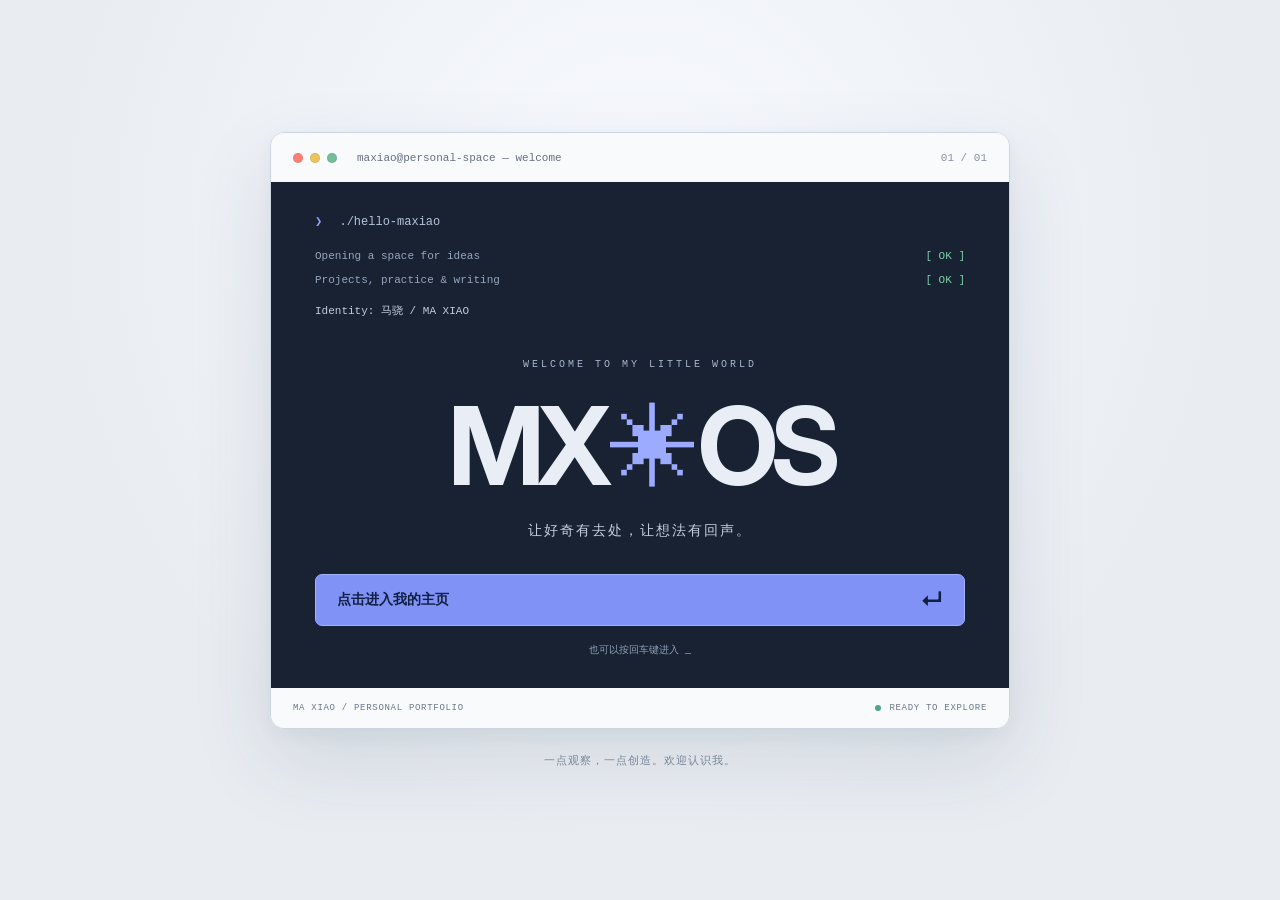
<file: index.html>
<!doctype html>
<html lang="zh-CN">
<head>
  <meta charset="UTF-8">
  <meta name="viewport" content="width=device-width,initial-scale=1.0">
  <meta name="theme-color" content="#e9edf4">
  <meta name="description" content="马骁的个人空间。产品研究、交互实践与写作，从这里开始探索。">
  <title>欢迎来到马骁的个人空间 · MX OS</title>
  <link rel="icon" href="assets/favicon.svg" type="image/svg+xml">
  <link rel="preload" href="assets/fonts/InterVariable.woff2" as="font" type="font/woff2" crossorigin>
  <link rel="stylesheet" href="styles.css">
  <script src="welcome.js" defer></script>
</head>
<body class="welcome-page">
  <main class="welcome-window" aria-labelledby="welcome-title">
    <div class="welcome-titlebar"><span class="window-dots" aria-hidden="true"><i></i><i></i><i></i></span><span>maxiao@personal-space — welcome</span><span class="welcome-version">01 / 01</span></div>
    <div class="welcome-body">
      <p class="terminal-command"><span>❯</span> ./hello-maxiao</p>
      <div class="boot-lines" aria-label="欢迎信息"><p><span>Opening a space for ideas</span><b>[ OK ]</b></p><p><span>Projects, practice & writing</span><b>[ OK ]</b></p><p class="boot-identity">Identity: 马骁 / MA XIAO</p></div>
      <div class="welcome-heading"><p>WELCOME TO MY LITTLE WORLD</p><h1 id="welcome-title">MX<span aria-hidden="true">✳</span>OS</h1><p class="welcome-tagline">让好奇有去处，让想法有回声。</p></div>
      <a href="home.html#about" class="welcome-enter" id="enter-site"><span>点击进入我的主页</span><span aria-hidden="true">↵</span></a>
      <p class="welcome-hint">也可以按回车键进入 <span aria-hidden="true">_</span></p>
    </div>
    <div class="welcome-footer"><span>MA XIAO / PERSONAL PORTFOLIO</span><span><i aria-hidden="true"></i> READY TO EXPLORE</span></div>
  </main>
  <p class="welcome-outside">一点观察，一点创造。欢迎认识我。</p>
</body>
</html>
</file>
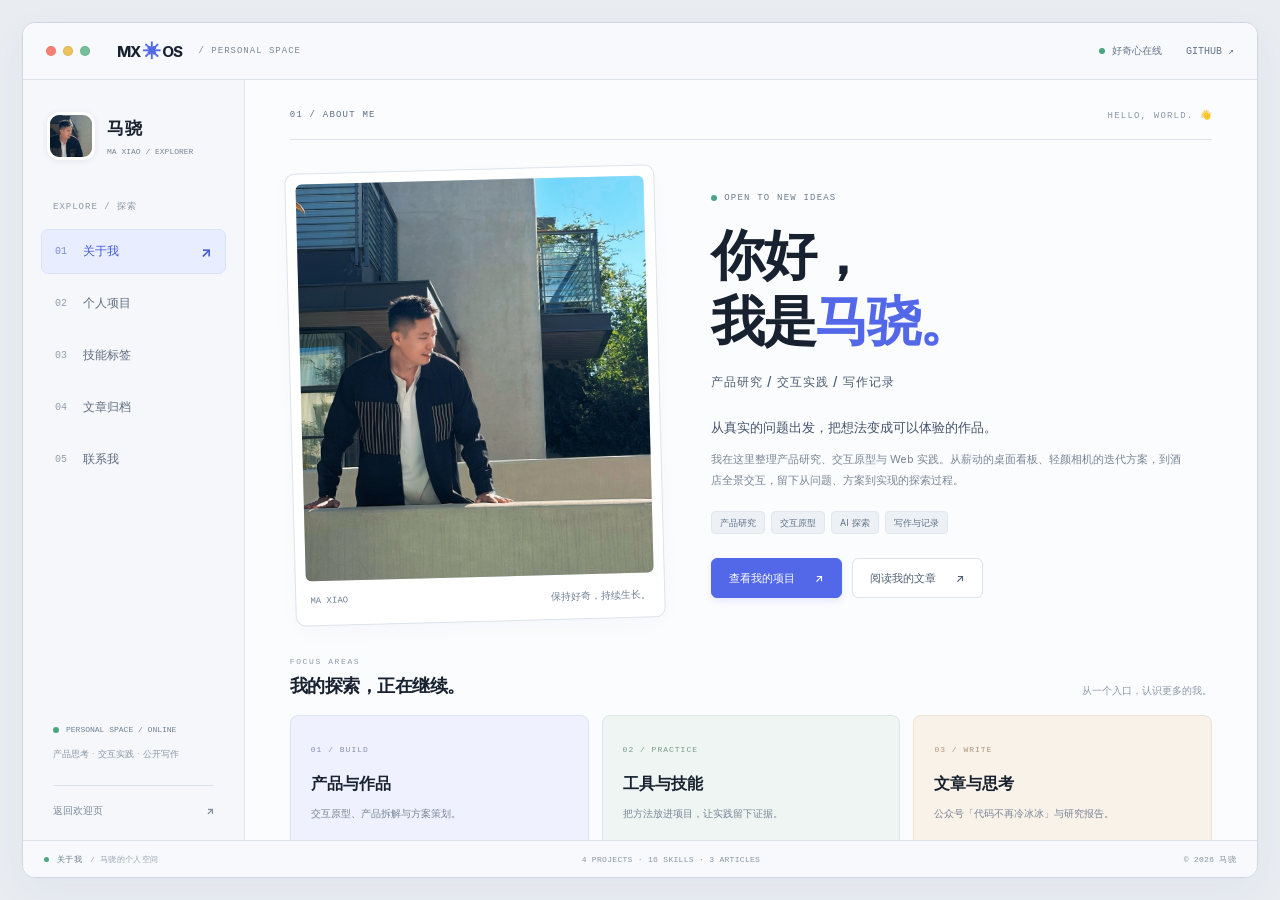
<file: home.html>
<!doctype html>
<html lang="zh-CN">
<head>
  <meta charset="UTF-8">
  <meta name="viewport" content="width=device-width,initial-scale=1.0">
  <meta name="theme-color" content="#e9edf4">
  <meta name="description" content="马骁的个人主页，记录产品研究、交互原型、Web 项目、实践技能与公众号文章。">
  <title>马骁 · 项目、技能与写作 | MX OS</title>
  <link rel="icon" href="assets/favicon.svg" type="image/svg+xml">
  <link rel="preload" href="assets/fonts/InterVariable.woff2" as="font" type="font/woff2" crossorigin>
  <link rel="stylesheet" href="styles.css">
  <script src="content.js?v=20261109-heartbeat" defer></script>
  <script src="app.js?v=20261109-heartbeat" defer></script>
  <script src="workspace.js" defer></script>
  <script src="contact-mascot.js" defer></script>
</head>
<body class="portfolio-page">
  <a class="skip-link" href="#content">跳至内容</a>
  <div class="desktop-window">
    <header class="system-bar"><span class="window-dots" aria-hidden="true"><i></i><i></i><i></i></span><a href="index.html" class="system-brand" aria-label="返回欢迎页">MX<span>✳</span>OS<small>/ PERSONAL SPACE</small></a><div class="system-tools"><span class="system-ready"><i aria-hidden="true"></i> 好奇心在线</span><a href="https://github.com/xma28016-gif" target="_blank" rel="noopener noreferrer">GITHUB ↗</a></div></header>
    <div class="workspace">
      <aside class="sidebar" aria-label="个人空间导航">
        <a class="sidebar-profile" href="#about"><span class="sidebar-avatar"><img src="assets/maxiao-portrait.jpg" alt="马骁的个人照片" width="56" height="56"></span><span><strong>马骁</strong><small>MA XIAO / EXPLORER</small></span></a>
        <p class="sidebar-label">EXPLORE / 探索</p>
        <nav class="main-nav" aria-label="主导航"><a class="nav-link" href="#about" aria-current="page"><span>01</span>关于我<b aria-hidden="true">↗</b></a><a class="nav-link" href="#works"><span>02</span>个人项目<b aria-hidden="true">↗</b></a><a class="nav-link" href="#skills"><span>03</span>技能标签<b aria-hidden="true">↗</b></a><a class="nav-link" href="#notes"><span>04</span>文章归档<b aria-hidden="true">↗</b></a><a class="nav-link" href="#contact"><span>05</span>联系我<b aria-hidden="true">↗</b></a></nav>
        <div class="sidebar-bottom"><p><i aria-hidden="true"></i> PERSONAL SPACE / ONLINE</p><span>产品思考 · 交互实践 · 公开写作</span><a href="index.html">返回欢迎页 <b aria-hidden="true">↗</b></a></div>
      </aside>
      <main id="content" class="main-content" tabindex="-1">
        <section id="about" class="panel" aria-labelledby="about-title">
          <div class="panel-heading"><span>01 / ABOUT ME</span><span>HELLO, WORLD. 👋</span></div>
          <div class="about-grid"><figure class="portrait-card"><div class="portrait-frame"><img src="assets/maxiao-portrait.jpg" alt="马骁在户外的个人照片" width="3024" height="4032" fetchpriority="high"></div><figcaption><span>MA XIAO</span><span>保持好奇，持续生长。</span></figcaption></figure><div class="about-copy"><p class="availability"><i aria-hidden="true"></i> OPEN TO NEW IDEAS</p><h1 id="about-title" tabindex="-1">你好，<br>我是<span>马骁。</span></h1><p class="role-line">产品研究 / 交互实践 / 写作记录</p><p id="about-greeting" class="about-lead">从真实的问题出发，把想法变成可以体验的作品。</p><p id="about-bio" class="about-detail"></p><div id="profile-tags" class="profile-tags" aria-label="个人标签"></div><div class="about-buttons"><a class="button primary" href="#works">查看我的项目 <span aria-hidden="true">↗</span></a><a class="button secondary" href="#notes">阅读我的文章 <span aria-hidden="true">↗</span></a></div></div></div>
          <div class="section-label"><div><p>FOCUS AREAS</p><h2>我的探索，正在继续。</h2></div><span>从一个入口，认识更多的我。</span></div>
          <div class="focus-grid"><a class="focus-card focus-build" href="#works"><span>01 / BUILD</span><h3>产品与作品</h3><p>交互原型、产品拆解与方案策划。</p><b>浏览 <strong data-count="projects">4</strong> 个公开项目 ↗</b></a><a class="focus-card focus-practice" href="#skills"><span>02 / PRACTICE</span><h3>工具与技能</h3><p>把方法放进项目，让实践留下证据。</p><b>探索 <strong data-count="skills">16</strong> 个技能标签 ↗</b></a><a class="focus-card focus-write" href="#notes"><span>03 / WRITE</span><h3>文章与思考</h3><p>公众号「代码不再冷冰冰」与研究报告。</p><b>阅读 <strong data-count="articles">3</strong> 篇文章与报告 ↗</b></a></div>
        </section>
        <section id="works" class="panel" aria-labelledby="projects-heading" hidden>
          <div class="panel-heading"><span>02 / PUBLIC PROJECTS</span><span>REAL WORK, REAL PROGRESS</span></div>
          <div class="collection-heading"><div><p class="eyebrow">WORK / 个人项目</p><h1 id="projects-heading" tabindex="-1">把想法，<br>做成可体验的作品。</h1><p>桌面产品、交互原型、策划方案与个人网站。每个项目都有完整说明、作品和源码入口。</p></div><div class="collection-number"><strong data-count="projects">4</strong><span>PROJECTS</span></div></div>
          <div class="catalog-toolbar"><div class="filters" role="group" aria-label="筛选项目"><button class="filter active" type="button" data-project-filter="all" aria-pressed="true">全部项目</button><button class="filter" type="button" data-project-filter="research" aria-pressed="false">产品研究</button><button class="filter" type="button" data-project-filter="web" aria-pressed="false">交互与应用</button></div><label class="search-field"><span aria-hidden="true">⌕</span><span class="sr-only">搜索项目</span><input id="project-search" type="search" placeholder="搜索项目、技术或关键词" autocomplete="off"></label></div>
          <div class="catalog-status"><p id="project-count" aria-live="polite"></p><button type="button" id="active-skill" class="clear-skill" hidden></button></div>
          <div id="project-list" class="project-list"></div><p id="project-empty" class="empty-state" hidden>没有找到匹配项目，试试其他分类或关键词。</p><a class="text-link catalog-source" href="https://github.com/xma28016-gif?tab=repositories" target="_blank" rel="noopener noreferrer">浏览全部公开仓库 <span aria-hidden="true">↗</span></a>
        </section>
        <section id="skills" class="panel" aria-labelledby="skills-title" hidden>
          <div class="panel-heading"><span>03 / SKILLS & PRACTICE</span><span>LEARNING BY BUILDING</span></div><div class="collection-heading"><div><p class="eyebrow">PRACTICE / 技能标签</p><h1 id="skills-title" tabindex="-1">把方法留下，<br>让实践说话。</h1><p>从研究、策划到交互与实现。点击技能标签，可以查看它对应的真实项目。</p></div><div class="collection-number"><strong data-count="skills">16</strong><span>SKILL TAGS</span></div></div><div id="skill-groups" class="skill-groups"></div>
        </section>
        <section id="notes" class="panel" aria-labelledby="writing-title" hidden>
          <div class="panel-heading"><span>04 / WRITING ARCHIVE</span><span>THOUGHTS, KEPT IN WORDS</span></div><div class="collection-heading"><div><p class="eyebrow">WRITING / 文章与报告</p><h1 id="writing-title" tabindex="-1">持续观察，<br>也持续表达。</h1><p>收录公众号原文和完整产品研究报告。点击文章，在原始发布页面继续阅读。</p></div><div class="collection-number"><strong data-count="articles">3</strong><span>ARTICLES</span></div></div><div class="writing-layout"><aside id="publication" class="publication" hidden></aside><div class="articles-column"><div class="article-toolbar"><label class="search-field"><span aria-hidden="true">⌕</span><span class="sr-only">搜索文章</span><input id="article-search" type="search" placeholder="搜索文章、主题或标签" autocomplete="off"></label><label><span class="sr-only">文章分类</span><select id="article-category" aria-label="文章分类"><option value="all">全部分类</option></select></label></div><p id="article-count" class="article-count" aria-live="polite"></p><div id="note-list" class="note-list"></div><p id="article-empty" class="empty-state" hidden>没有找到相关文章，试试其他关键词。</p></div></div>
        </section>
        <section id="contact" class="panel contact-panel" aria-labelledby="contact-title" hidden>
          <div class="panel-heading"><span>05 / GET IN TOUCH</span><span>LET'S CONNECT</span></div>
          <div class="contact-hero">
            <div class="contact-copy">
              <p class="eyebrow">HAVE AN IDEA? / 交流一下</p>
              <h1 id="contact-title" tabindex="-1">下一个好想法，<br>从一句你好开始。</h1>
              <p class="contact-description">欢迎交流产品研究、交互体验、AI 探索与内容创作。</p>
              <button type="button" id="contact-button" class="button primary">和我联系 <span aria-hidden="true">↗</span></button>
            </div>
            <div class="contact-mascot" id="contact-mascot">
              <span class="mascot-halo" aria-hidden="true"></span>
              <p id="mascot-greeting" class="mascot-greeting" role="status" aria-live="polite" aria-atomic="true"></p>
              <button id="mascot-button" class="mascot-button" type="button" aria-label="和马骁的卡通形象打个招呼" aria-describedby="mascot-hint">
                <img src="assets/maxiao-mascot.png?v=20261102-portrait" alt="" width="1024" height="1536" loading="lazy" decoding="async" draggable="false">
              </button>
              <p id="mascot-hint" class="mascot-hint">点点我，打个招呼 <span aria-hidden="true">↖</span></p>
            </div>
          </div>
          <div class="contact-links">
            <a href="https://github.com/xma28016-gif" target="_blank" rel="noopener noreferrer"><small>01 / GITHUB</small><strong>@xma28016-gif</strong><span aria-hidden="true">↗</span></a>
            <a href="https://mp.weixin.qq.com/s/jkrkeoMxSKqe4Bz1p6mLAQ" target="_blank" rel="noopener noreferrer"><small>02 / WECHAT</small><strong>代码不再冷冰冰</strong><span aria-hidden="true">↗</span></a>
          </div>
        </section>
        <noscript><p class="noscript-note">此界面使用 JavaScript 切换分区。你也可以直接访问 <a href="https://github.com/xma28016-gif">我的 GitHub</a> 或 <a href="https://mp.weixin.qq.com/s/jkrkeoMxSKqe4Bz1p6mLAQ">公众号文章</a>。</p></noscript>
      </main>
    </div>
    <footer class="status-bar"><span><i aria-hidden="true"></i><b id="current-panel-label">关于我</b><span class="status-path">/ 马骁的个人空间</span></span><span id="workspace-counts">4 PROJECTS · 16 SKILLS · 3 ARTICLES</span><span class="copyright">© <span id="year">2026</span> <span data-footer-name>马骁</span></span></footer>
  </div>
  <dialog id="detail-dialog" aria-labelledby="dialog-title"><button class="dialog-close" type="button" aria-label="关闭详情">×</button><div id="dialog-content"></div></dialog>
</body>
</html>
</file>
<file: styles.css>
@font-face{font-family:Inter;src:url('assets/fonts/InterVariable.woff2') format('woff2');font-weight:100 900;font-display:swap}
:root{--canvas:#e9edf2;--paper:#fbfcfe;--surface:#f3f6fa;--ink:#17212f;--muted:#687585;--line:#dce3eb;--blue:#5268e8;--blue-soft:#edf0ff;--mono:SFMono-Regular,Consolas,'Liberation Mono',monospace}
*{box-sizing:border-box}html{font-size:16px}body{margin:0;color:var(--ink);font-family:Inter,-apple-system,BlinkMacSystemFont,'PingFang SC','Microsoft YaHei',sans-serif;background:var(--canvas);-webkit-font-smoothing:antialiased}a{color:inherit;text-decoration:none}button,input,select{font:inherit}button,a,input,select{-webkit-tap-highlight-color:transparent}button{cursor:pointer}button:disabled{cursor:default}button{color:inherit}a,button{touch-action:manipulation}button:focus-visible,a:focus-visible,input:focus-visible,select:focus-visible,[tabindex]:focus-visible{outline:3px solid #5268e899;outline-offset:4px}p,h1,h2,h3,figure{margin:0}img{display:block;max-width:100%}[hidden]{display:none!important}::selection{background:#dce2ff}.sr-only{position:absolute;width:1px;height:1px;padding:0;margin:-1px;overflow:hidden;clip:rect(0,0,0,0);white-space:nowrap;border:0}.window-dots{display:flex;gap:7px;flex-shrink:0}.window-dots i{height:10px;width:10px;border-radius:50%;background:#fa8076;border:1px solid #d8675d55}.window-dots i:nth-child(2){background:#edc35d;border-color:#b9943a55}.window-dots i:nth-child(3){background:#75bd9b;border-color:#509b7855}
/* A deliberate first stop, before entering the workspace. */
.welcome-page{min-height:100svh;display:flex;flex-direction:column;align-items:center;justify-content:center;padding:40px 24px;background:radial-gradient(ellipse at 50% 25%,#f8faff 0,transparent 65%),var(--canvas)}.welcome-window{width:min(740px,100%);overflow:hidden;border:1px solid #cdd5e1;border-radius:14px;box-shadow:0 32px 80px #23345120,0 6px 18px #2334510a}.welcome-titlebar{height:49px;background:#f8fafc;display:flex;align-items:center;gap:20px;padding:0 22px;font-family:var(--mono);font-size:11px;color:#657082}.welcome-version{margin-left:auto;color:#8993a1}.welcome-body{padding:32px 44px 31px;background:#182232;color:#e8edf6}.terminal-command{font:12px var(--mono);color:#b5c4da}.terminal-command>span{color:#90a5ff;margin-right:10px}.boot-lines{font:11px/2.2 var(--mono);color:#94a6bf;margin-top:15px}.boot-lines p{display:flex;justify-content:space-between;gap:15px}.boot-lines b{font-weight:500;color:#7ed0a9}.boot-lines .boot-identity{color:#c0ccde;margin-top:6px}.welcome-heading{padding:36px 0 34px;text-align:center}.welcome-heading>p:first-child{font:10px var(--mono);letter-spacing:3px;color:#a7b6cf}.welcome-heading h1{font-size:clamp(64px,11vw,108px);font-weight:700;letter-spacing:-8px;line-height:1.4}.welcome-heading h1 span{display:inline-block;margin:0 6px;color:#9caaff;font-weight:400;font-size:.83em;vertical-align:4px}.welcome-tagline{font-size:14px;color:#c2cede;letter-spacing:2px}.welcome-enter{min-height:52px;display:flex;align-items:center;justify-content:space-between;padding:0 21px;border:1px solid #a1b0ff;background:#8092f5;color:#111f45;border-radius:7px;font-size:14px;font-weight:650;transition:background .2s,transform .2s}.welcome-enter:hover{background:#a6b3ff;transform:translateY(-2px)}.welcome-enter>span:last-child{font-size:23px}.welcome-hint{text-align:center;font:10px var(--mono);color:#8fa1ba;margin-top:17px}.welcome-hint>span{color:#bbc7ff;animation:cursor-blink 1.2s steps(2,start) infinite}.welcome-footer{display:flex;justify-content:space-between;gap:15px;padding:15px 22px;background:#f8fafc;font:9px var(--mono);letter-spacing:.7px;color:#6a7789}.welcome-footer>span:last-child{display:flex;gap:8px;align-items:center}.welcome-footer i,.system-ready i,.availability i,.sidebar-bottom i,.status-bar i{display:inline-block;width:6px;height:6px;flex-shrink:0;border-radius:100%;background:#4ca583}.welcome-outside{margin-top:24px;color:#778598;font-size:11px;letter-spacing:1px}@keyframes cursor-blink{to{visibility:hidden}}
/* Personal desktop. */
.portfolio-page{padding:22px;min-width:320px;height:100svh;overflow:hidden}.desktop-window{max-width:1536px;margin:0 auto;height:100%;display:grid;grid-template-rows:57px minmax(0,1fr) 37px;background:var(--paper);border:1px solid #cdd6e1;border-radius:13px;overflow:hidden;box-shadow:0 12px 40px #3247680c}.system-bar{display:flex;gap:27px;align-items:center;padding:0 23px;border-bottom:1px solid var(--line);background:#f7f9fc}.system-brand{font-size:15px;font-weight:750;letter-spacing:-.7px;display:flex;align-items:center}.system-brand>span{color:var(--blue);margin:0 2px;font-size:18px}.system-brand small{margin-left:16px;font:9px var(--mono);letter-spacing:1px;color:#7b8796}.system-tools{margin-left:auto;display:flex;align-items:center;gap:24px;font:10px var(--mono);color:#66758b}.system-ready{display:flex;gap:7px;align-items:center}.system-tools a:hover{color:var(--blue)}.workspace{display:grid;grid-template-columns:222px minmax(0,1fr);min-height:0}.sidebar{padding:32px 18px 22px;border-right:1px solid var(--line);background:#f5f7fb;display:flex;flex-direction:column;min-height:0}.sidebar-profile{display:flex;align-items:center;gap:12px;padding:0 6px 28px}.sidebar-profile img{width:48px;height:48px;object-fit:cover;object-position:32% 84%;border-radius:12px;border:3px solid white;box-shadow:0 1px 6px #23345115}.sidebar-profile span{display:grid;gap:7px}.sidebar-profile strong{font-size:17px;letter-spacing:1px}.sidebar-profile small{font:8px var(--mono);color:#7a8695;white-space:nowrap}.sidebar-label{font:9px var(--mono);color:#8c98a6;letter-spacing:1px;padding:12px 12px 16px}.main-nav{display:grid;gap:7px}.nav-link{display:flex;gap:16px;align-items:center;font-size:12px;font-weight:550;min-height:45px;padding:0 13px;border-radius:7px;color:#5f6d7f;border:1px solid transparent;transition:background .18s,color .18s}.nav-link>span{font:10px var(--mono);color:#929dac}.nav-link b{margin-left:auto;font-size:14px;opacity:0}.nav-link:hover{background:#eaf0f8;color:#354ebd}.nav-link[aria-current=page]{background:#e8edff;color:#435bd3;border-color:#d9e1fd}.nav-link[aria-current=page]>span{color:#7a8bd8}.nav-link[aria-current=page] b{opacity:1}.sidebar-bottom{margin-top:auto;padding:30px 12px 0}.sidebar-bottom p{font:8px/1.7 var(--mono);color:#728396;display:flex;align-items:center;gap:7px}.sidebar-bottom>span{display:block;font-size:9px;color:#8a96a6;margin-top:9px;line-height:1.8}.sidebar-bottom>a{display:flex;justify-content:space-between;border-top:1px solid var(--line);padding-top:18px;margin-top:23px;font-size:10px;color:#7d8a9b}.sidebar-bottom>a:hover{color:var(--blue)}.main-content{min-width:0;overflow:auto;scrollbar-width:thin;scrollbar-color:#c8d1de transparent;overscroll-behavior:contain}.panel{padding:30px clamp(28px,3.5vw,58px) 44px;max-width:1300px;margin:0 auto;animation:panel-in .25s ease-out}.panel-heading{display:flex;justify-content:space-between;gap:16px;border-bottom:1px solid var(--line);padding-bottom:18px;margin-bottom:29px;font:9px var(--mono);letter-spacing:1.2px;color:#8a97a7}.panel-heading>span:first-child{color:#5e6f87}.about-grid{display:grid;grid-template-columns:minmax(220px,.85fr) minmax(300px,1.15fr);gap:clamp(28px,4vw,64px);align-items:center}.portrait-card{padding:10px;background:#fff;border:1px solid var(--line);border-radius:10px;box-shadow:0 7px 20px #25395906;transform:rotate(-1.5deg);transition:transform .3s}.portrait-card:hover{transform:rotate(0deg)}.portrait-frame{height:clamp(310px,31vw,445px);overflow:hidden;border-radius:6px;background:#d5e8ec;position:relative}.portrait-frame img{height:100%;width:100%;object-fit:cover;object-position:35% 85%;transform:scale(1.6);transform-origin:33% 84%}.portrait-card figcaption{display:flex;justify-content:space-between;gap:10px;padding:15px 4px 5px;font:9px var(--mono);color:#728195}.portrait-card figcaption>span:last-child{font:10px Inter,'PingFang SC',sans-serif}.availability{display:flex;align-items:center;gap:7px;font:9px var(--mono);letter-spacing:1.2px;color:#6d7b8c;margin-bottom:19px}.about-copy h1{font-size:clamp(37px,4.2vw,64px);line-height:1.24;font-weight:720;letter-spacing:-2px}.about-copy h1 span{color:var(--blue)}.role-line{font-size:12px;font-weight:550;letter-spacing:1px;margin-top:19px;color:#4d5c70}.about-lead{font-size:13px;line-height:1.9;margin-top:24px;color:#44536a}.about-detail{font-size:11px;line-height:1.95;color:#798596;margin-top:9px;max-width:470px}.profile-tags{display:flex;gap:6px;flex-wrap:wrap;margin-top:19px}.profile-tags span{font-size:9px;line-height:1.5;background:#edf1f6;border:1px solid #e2e7ef;color:#617187;border-radius:4px;padding:4px 8px}.about-buttons{display:flex;gap:10px;flex-wrap:wrap;margin-top:24px}.button{min-height:40px;display:inline-flex;align-items:center;justify-content:center;gap:20px;padding:11px 17px;border-radius:6px;border:1px solid var(--line);font-size:11px;font-weight:550;transition:background .2s,transform .2s}.button.primary{background:var(--blue);border-color:var(--blue);color:#fff;box-shadow:0 3px 7px #5268e820}.button.primary:hover{background:#4257d5;transform:translateY(-1px)}.button.secondary{background:#fff;color:#526174}.button.secondary:hover{background:var(--blue-soft)}.section-label{display:flex;align-items:flex-end;justify-content:space-between;gap:20px;margin:35px 0 17px}.section-label p{font:8px var(--mono);letter-spacing:1.6px;color:#8d99a9;margin-bottom:8px}.section-label h2{font-size:18px;font-weight:650;letter-spacing:-.5px}.section-label>span{font-size:10px;color:#8b97a6}.focus-grid{display:grid;grid-template-columns:repeat(3,minmax(0,1fr));gap:13px}.focus-card{position:relative;padding:20px;border:1px solid #dce3f3;border-radius:8px;background:#eff2fe;transition:transform .2s,border-color .2s}.focus-card:hover{transform:translateY(-4px);border-color:#adbbee}.focus-practice{background:#eef5f2;border-color:#dce9e2}.focus-write{background:#f9f2e9;border-color:#ede2d4}.focus-card>span{font:8px var(--mono);letter-spacing:1px;color:#8491ae}.focus-practice>span{color:#789a89}.focus-write>span{color:#ad9477}.focus-card h3{font-size:16px;margin-top:17px;font-weight:650}.focus-card p{font-size:10px;line-height:1.8;color:#778395;margin-top:9px}.focus-card b{display:block;font-size:10px;font-weight:500;color:#576bb1;margin-top:20px}.focus-practice b{color:#5d8270}.focus-write b{color:#a28664}.focus-card b strong{font-weight:550}.status-bar{display:flex;justify-content:space-between;align-items:center;gap:15px;padding:0 21px;border-top:1px solid var(--line);background:#f7f9fc;color:#8994a4;font:8px var(--mono);letter-spacing:.3px}.status-bar>span:first-child{display:flex;align-items:center;gap:8px}.status-bar b{font-weight:500;color:#69788d}.status-bar i{width:5px;height:5px}.status-path{color:#9ba5b2}.copyright{white-space:nowrap}.skip-link{position:fixed;top:8px;left:50%;padding:12px 20px;transform:translate(-50%,-180%);background:var(--blue);color:white;z-index:10;font-size:13px;border-radius:6px}.skip-link:focus{transform:translate(-50%,0)}
/* Collection views share the same calm hierarchy. */
.eyebrow{color:#8190a4;font:9px var(--mono);letter-spacing:1.4px}.collection-heading{display:flex;align-items:center;justify-content:space-between;gap:25px;margin:35px 0 30px}.collection-heading h1,.contact-hero h1{font-size:clamp(29px,3.1vw,43px);letter-spacing:-1.3px;line-height:1.4;font-weight:680;margin:17px 0 15px}.collection-heading>div:first-child>p:last-child{font-size:12px;line-height:1.9;color:#7c899a;max-width:530px}.collection-number{min-width:100px;text-align:right;border-left:1px solid var(--line);padding-left:28px}.collection-number strong{display:block;font-size:68px;line-height:1;font-weight:450;letter-spacing:-4px;color:#b5bfd4}.collection-number span{display:block;font:8px var(--mono);letter-spacing:1.2px;margin-top:10px;color:#8a97aa}.catalog-toolbar{display:flex;gap:20px;align-items:center;justify-content:space-between;border-top:1px solid var(--line);padding-top:24px}.filters{display:flex;gap:5px;flex-wrap:wrap}.filter{border:1px solid transparent;background:none;border-radius:5px;padding:9px 12px;font-size:11px;color:#798599}.filter.active{background:#edf0ff;color:#4d64ce;border-color:#e1e6fa}.filter:hover{background:#f0f3f8}.search-field{display:flex;align-items:center;gap:8px;border:1px solid var(--line);background:#fff;border-radius:6px;min-height:36px;padding:0 11px;color:#8f9bad}.search-field>span:first-child{font-size:20px;line-height:1}.search-field input{min-width:0;width:210px;max-width:100%;border:0;background:none;padding:10px 0;color:#3e4d63;font-size:10px;outline-offset:0}.search-field input::placeholder{color:#9aa4b3}.catalog-status{display:flex;align-items:center;justify-content:space-between;gap:12px;margin:16px 0;font-size:10px;color:#8a96a6;min-height:22px}.clear-skill{background:#e9edff;border:1px solid #d5ddfa;font-size:10px;border-radius:4px;padding:5px 9px;color:#5368bd}.project-list{display:grid;grid-template-columns:repeat(2,minmax(0,1fr));gap:16px}.project-item{padding:25px;background:#fff;border:1px solid var(--line);border-radius:9px;display:flex;flex-direction:column;min-width:0;transition:box-shadow .2s,border-color .2s}.project-item:hover{border-color:#b8c5e0;box-shadow:0 7px 20px #32476808}.project-meta{display:flex;align-items:center;justify-content:space-between;gap:10px;color:#8b98ab;font-size:9px}.project-meta>span:first-child{color:#6376c3;font:9px var(--mono)}.project-meta>span:last-child{padding:4px 6px;border-radius:3px;background:#f0f4f8;color:#8190a3;font-size:8px}.project-item h3{font-size:19px;font-weight:650;line-height:1.5;margin:23px 0 12px;letter-spacing:-.3px}.project-description{font-size:11px;line-height:1.9;color:#7b8799;margin-bottom:17px}.content-tags{list-style:none;display:flex;flex-wrap:wrap;gap:5px;margin:0 0 20px;padding:0}.content-tags li{font-size:8px;color:#8190a2;background:#f3f6fa;border:1px solid #e8edf3;border-radius:4px;padding:4px 6px;line-height:1.3}.project-links{display:flex;align-items:center;flex-wrap:wrap;gap:16px;border-top:1px solid #edf0f5;padding-top:17px;margin-top:auto}.ghost-link{font-size:10px;border:0;background:none;padding:0;color:#8390a2;display:inline-flex;align-items:center;gap:5px;line-height:1.6}.ghost-link:hover{color:var(--blue)}.accent-link{color:#586cc2}.current-site{font-size:9px;color:#80909e}.text-link{font-size:11px;color:#6e7da4;display:inline-flex;gap:16px;align-items:center}.catalog-source{margin:25px 0 0}.text-link:hover{color:var(--blue)}.empty-state{padding:40px 20px;border:1px dashed var(--line);text-align:center;font-size:12px;color:#7f8da0;border-radius:8px}.skill-groups{counter-reset:skills;display:grid;gap:17px}.skill-group{counter-increment:skills;position:relative;border:1px solid var(--line);padding:26px 28px 26px 73px;border-radius:9px;background:#fff}.skill-group:before{content:'0' counter(skills);position:absolute;left:25px;top:29px;color:#a9b7d7;font:13px var(--mono)}.skill-group h3{font-size:17px;font-weight:650}.skill-group p{font-size:11px;color:#8792a2;line-height:1.8;margin:10px 0 20px}.skill-tags{display:flex;gap:8px;flex-wrap:wrap}.skill-tag{display:flex;align-items:center;gap:17px;background:#f4f6fa;border:1px solid #e4e9f1;border-radius:6px;padding:9px 11px;font-size:10px;color:#65748a;transition:background .2s}.skill-tag span{color:#a2aec3}.skill-tag:hover,.skill-tag[aria-pressed=true]{background:#e9eeff;border-color:#cbd6fa;color:#5268bd}.writing-layout{display:grid;grid-template-columns:205px minmax(0,1fr);gap:24px;align-items:start}.publication{background:#eef4f1;border:1px solid #dce7e0;border-radius:9px;padding:25px 20px}.publication-label{font:9px var(--mono);color:#729381;letter-spacing:1px}.publication h3{font-size:20px;line-height:1.6;letter-spacing:.3px;margin-top:22px}.publication>p:not(.publication-label){font-size:11px;line-height:1.9;color:#82958b;margin:15px 0 35px}.publication .ghost-link{color:#608974}.articles-column{min-width:0}.article-toolbar{display:flex;gap:10px;align-items:center}.article-toolbar .search-field{flex:1}.article-toolbar input{width:100%}.article-toolbar select{padding:11px 10px;background:#fff;border:1px solid var(--line);border-radius:6px;font-size:10px;color:#78879b;max-width:130px}.article-count{font-size:9px;color:#94a0af;margin:17px 0}.note-list{display:grid;gap:13px}.note-item{padding:22px 24px;border:1px solid var(--line);background:white;border-radius:8px}.note-meta{display:flex;justify-content:space-between;gap:15px;color:#9aa6b5;font-size:9px}.note-meta>span:first-child{color:#7d8fbc}.note-item h3{font-size:17px;line-height:1.6;font-weight:600;margin:15px 0 10px}.article-title{display:inline-flex;gap:8px;align-items:baseline}.article-title>span{font-size:15px;color:#9aa9c4}.article-title:hover{color:var(--blue)}.note-excerpt{font-size:11px;line-height:1.9;color:#8995a6;margin-bottom:13px}.note-item .content-tags{margin-bottom:15px}.note-read{color:#6d80b6}.contact-hero{padding:45px 0 40px;border-bottom:1px solid var(--line)}.contact-hero h1{font-size:clamp(32px,4.5vw,64px);line-height:1.35;margin:25px 0}.contact-hero>p:not(.eyebrow){color:#8290a2;font-size:13px;line-height:1.9;margin-bottom:28px}.contact-links{display:grid;grid-template-columns:1fr 1fr;gap:18px;margin-top:28px}.contact-links a{display:grid;grid-template-columns:1fr auto;padding:26px;background:#f2f5fa;border:1px solid var(--line);border-radius:8px;gap:20px}.contact-links small{font:9px var(--mono);color:#8f9cb0;grid-column:1/-1}.contact-links strong{font-size:17px;font-weight:550}.contact-links a>span{color:#7b8fc1}.contact-links a:hover{background:#ebeffc}.noscript-note{padding:25px;font-size:13px;line-height:1.8;background:#f5f7fd}.noscript-note a{text-decoration:underline}
dialog{color:var(--ink);background:var(--paper);width:min(680px,calc(100vw - 32px));max-height:85svh;border:1px solid #cad4e5;border-radius:13px;padding:45px;box-shadow:0 30px 100px #12243c33}dialog::backdrop{background:#1d2d4866;backdrop-filter:blur(5px)}.dialog-close{position:absolute;right:14px;top:14px;background:#eef1f7;border:1px solid var(--line);border-radius:6px;width:30px;height:30px;font-size:20px;color:#8090a5}.dialog-kicker{font:10px var(--mono);letter-spacing:1px;color:#8492aa}dialog h2{font-size:29px;line-height:1.5;margin:20px 0}dialog h3{font-size:15px;margin:25px 0 9px}dialog p:not(.dialog-kicker){font-size:12px;line-height:2;color:#77879b}.dialog-links{margin-top:30px;display:flex;align-items:center;gap:18px;flex-wrap:wrap}@keyframes panel-in{from{opacity:.4;transform:translateY(5px)}to{opacity:1;transform:translateY(0)}}
@media(min-width:1600px){.about-grid{grid-template-columns:400px 1fr}.portrait-frame{height:450px}.panel{padding-top:35px}.about-copy h1{font-size:66px}}
@media(max-width:1100px){.workspace{grid-template-columns:190px minmax(0,1fr)}.sidebar{padding-left:12px;padding-right:12px}.sidebar-profile{gap:8px}.sidebar-profile small{font-size:7px}.panel{padding-left:28px;padding-right:28px}.about-grid{gap:28px;grid-template-columns:minmax(200px,.9fr) 1.1fr}.about-copy h1{font-size:42px}.about-detail{font-size:10px}.portrait-frame{height:340px}.about-lead{font-size:12px}.focus-card{padding:17px 14px}.focus-card p{font-size:9px}.writing-layout{grid-template-columns:170px 1fr;gap:16px}.catalog-toolbar{align-items:flex-start;gap:12px}.search-field input{width:160px}.project-item{padding:20px}.project-links{gap:12px}.system-brand small{display:none}}
@media(max-width:850px){.portfolio-page{padding:12px}.workspace{grid-template-columns:160px minmax(0,1fr)}.sidebar{padding:25px 10px 16px}.sidebar-profile{flex-direction:column;align-items:flex-start;padding-left:10px;gap:12px}.sidebar-profile img{width:44px;height:44px}.sidebar-profile small{font-size:7px}.nav-link{gap:12px;padding:0 11px;font-size:11px}.sidebar-bottom{padding-left:8px;padding-right:8px}.sidebar-bottom p{font-size:6px}.sidebar-bottom>span{font-size:8px}.panel{padding:25px 23px 35px}.panel-heading{font-size:8px;letter-spacing:.4px}.about-grid{gap:22px;grid-template-columns:1fr 1.1fr}.about-copy h1{font-size:34px}.portrait-frame{height:330px}.about-detail{display:none}.role-line{font-size:10px;letter-spacing:0;line-height:1.8}.about-buttons{gap:7px}.button{font-size:10px;gap:9px;padding:10px 12px}.availability{font-size:7px;letter-spacing:.5px}.about-lead{font-size:11px;margin-top:17px}.profile-tags span{font-size:8px;padding:3px 5px}.focus-grid{gap:8px}.focus-card{padding:15px 12px}.focus-card h3{font-size:14px}.focus-card>span{font-size:7px;letter-spacing:.5px}.focus-card b{font-size:9px}.section-label>span{display:none}.section-label h2{font-size:17px}.project-list{grid-template-columns:1fr}.catalog-toolbar{flex-direction:column}.catalog-toolbar>.search-field{width:100%}.catalog-toolbar input{width:100%}.writing-layout{grid-template-columns:1fr}.publication{padding:20px;display:grid;grid-template-columns:1fr 1fr;gap:10px}.publication h3{margin:0;grid-column:1;grid-row:2;font-size:17px}.publication>p:not(.publication-label){margin:0;grid-column:2;grid-row:1/3;font-size:10px}.publication .ghost-link{grid-column:1/-1;font-size:9px}.status-path{display:none}.collection-number{min-width:70px;padding-left:20px}.collection-number strong{font-size:52px}.contact-links{grid-template-columns:1fr}.skill-group{padding-left:57px}.skill-group:before{left:20px}}
@media(max-width:600px){.portfolio-page{padding:8px;height:100svh}.desktop-window{border-radius:9px;grid-template-rows:47px minmax(0,1fr) 30px}.system-bar{padding:0 15px;gap:18px}.window-dots{gap:5px}.window-dots i{width:8px;height:8px}.system-brand{font-size:13px}.system-brand>span{font-size:16px}.system-tools{font-size:8px}.system-ready{display:none}.workspace{display:flex;flex-direction:column}.sidebar{padding:13px 12px 9px;border-right:0;border-bottom:1px solid var(--line);flex-shrink:0}.sidebar-profile{padding:0 4px 12px;flex-direction:row;align-items:center;gap:10px}.sidebar-profile img{width:34px;height:34px;border-radius:9px;border-width:2px}.sidebar-profile span{gap:4px}.sidebar-profile strong{font-size:14px}.sidebar-profile small{font-size:7px}.sidebar-label,.sidebar-bottom{display:none}.main-nav{display:flex;gap:4px;overflow-x:auto;scrollbar-width:none}.nav-link{min-height:35px;flex:1;justify-content:center;gap:6px;font-size:10px;white-space:nowrap;padding:0 9px;border-radius:5px}.nav-link>span{font-size:7px}.nav-link b{display:none}.main-content{flex:1;min-height:0}.panel{padding:21px 19px 29px}.panel-heading{font-size:7px;margin-bottom:23px;padding-bottom:14px;letter-spacing:.2px}.about-grid{display:flex;flex-direction:column;gap:28px;align-items:stretch}.portrait-card{width:100%;max-width:400px;align-self:center;transform:rotate(-1deg);padding:8px}.portrait-frame{height:290px}.portrait-frame img{transform:scale(1.75);transform-origin:32% 84%;object-position:35% 85%}.portrait-card figcaption{font-size:8px;padding:12px 4px 4px}.portrait-card figcaption>span:last-child{font-size:9px}.about-copy{padding:0 3px}.availability{font-size:8px;margin-bottom:14px}.about-copy h1{font-size:46px;letter-spacing:-1.5px}.role-line{font-size:11px;margin-top:16px}.about-lead{font-size:12px;margin-top:19px}.about-detail{display:block;font-size:11px;line-height:1.9;margin-top:8px}.profile-tags{margin-top:16px}.profile-tags span{font-size:9px;padding:4px 7px}.about-buttons{margin-top:21px;gap:9px}.button{font-size:11px;min-height:41px;padding:11px 15px;gap:13px}.section-label{margin-top:32px}.section-label h2{font-size:19px}.focus-grid{grid-template-columns:1fr}.focus-card{padding:20px;display:grid;grid-template-columns:1fr auto;gap:8px 12px}.focus-card>span{font-size:8px;grid-column:1/-1}.focus-card h3{font-size:17px;margin:4px 0 0}.focus-card p{font-size:10px;margin:0;grid-column:1/-1}.focus-card b{font-size:9px;margin:8px 0 0;grid-column:1/-1}.status-bar{padding:0 12px;font-size:7px;gap:5px}#workspace-counts{display:none}.collection-heading{margin:25px 0;gap:15px}.collection-heading h1{font-size:28px;letter-spacing:-1px}.collection-heading>div:first-child>p:last-child{font-size:11px}.eyebrow{font-size:8px;letter-spacing:.8px}.collection-number{min-width:55px;padding-left:15px}.collection-number strong{font-size:43px;letter-spacing:-2px}.collection-number span{font-size:6px;letter-spacing:0}.filter{font-size:10px;padding:8px 10px}.project-item h3{font-size:19px}.project-description{font-size:11px}.project-item{padding:22px}.content-tags li{font-size:8px}.project-links{gap:17px}.ghost-link{font-size:10px}.skill-group{padding:23px 20px 24px 52px}.skill-group:before{left:18px;top:27px;font-size:11px}.skill-group h3{font-size:16px}.skill-group p{font-size:10px}.skill-tags{gap:7px}.skill-tag{font-size:10px;padding:9px;gap:9px}.publication{grid-template-columns:1fr}.publication h3{grid-column:1;grid-row:2}.publication>p:not(.publication-label){grid-column:1;grid-row:3;margin-bottom:6px}.publication .ghost-link{grid-row:4}.note-item{padding:20px}.note-item h3{font-size:17px}.article-toolbar{gap:7px}.article-toolbar select{font-size:9px;max-width:98px;padding:11px 6px}.article-toolbar input{font-size:9px}.contact-hero{padding:25px 0 35px}.contact-hero h1{font-size:36px;letter-spacing:-1.5px}.contact-hero>p:not(.eyebrow){font-size:11px}.contact-links a{padding:23px}.contact-links strong{font-size:16px}dialog{padding:36px 25px}dialog h2{font-size:24px}.welcome-page{padding:24px 16px}.welcome-titlebar{padding:0 16px;gap:14px;font-size:8px;height:43px}.welcome-version{display:none}.welcome-body{padding:27px 24px 25px}.terminal-command{font-size:10px}.boot-lines{font-size:8px;line-height:2.5}.welcome-heading{padding:32px 0}.welcome-heading>p:first-child{font-size:7px;letter-spacing:1.8px}.welcome-heading h1{font-size:73px;letter-spacing:-5px}.welcome-tagline{font-size:10px;letter-spacing:1px}.welcome-enter{font-size:12px;min-height:48px;padding:0 16px}.welcome-hint{font-size:8px}.welcome-footer{padding:13px 14px;font-size:6px;letter-spacing:.1px}.welcome-footer>span:last-child{gap:5px}.welcome-footer i{width:4px;height:4px}.welcome-outside{font-size:9px}}
@media(prefers-reduced-motion:reduce){*,*:before,*:after{animation:none!important;transition:none!important;scroll-behavior:auto!important}.portrait-card{transform:none}}

/* Zoom the same original photograph for the compact sidebar avatar. */
.sidebar-profile .sidebar-avatar{display:block;overflow:hidden;flex-shrink:0;width:48px;height:48px;border:3px solid white;border-radius:12px;box-shadow:0 1px 6px #23345115;background:#dce5ee}.sidebar-profile .sidebar-avatar img{width:100%;height:100%;border:0;border-radius:0;box-shadow:none;object-fit:cover;object-position:32% 85%;transform:scale(3.5);transform-origin:31% 57%}@media(max-width:850px){.sidebar-profile .sidebar-avatar{width:44px;height:44px}}@media(max-width:600px){.sidebar-profile .sidebar-avatar{width:34px;height:34px;border-width:2px;border-radius:9px}}
/* Allow the horizontal mobile navigation to shrink inside the window. */
.workspace,.sidebar,.main-nav{min-width:0}@media(max-width:600px){.main-content{width:100%}.main-nav{max-width:100%}.sidebar-profile{flex-shrink:0}}

@media(max-width:600px){.nav-link{padding:0 6px;gap:5px}}

/* Contact: a light glass invitation with a personal, clickable character. */
.contact-panel .contact-hero {
  position: relative;
  isolation: isolate;
  display: grid;
  grid-template-columns: minmax(0, 1.45fr) minmax(180px, .8fr);
  align-items: center;
  gap: 16px;
  min-height: 365px;
  margin: 32px 0 26px;
  padding: 36px 34px 32px;
  overflow: hidden;
  border: 1px solid #fff;
  border-radius: 19px;
  background: radial-gradient(ellipse at 88% 16%, #cad8f3b8, transparent 54%), radial-gradient(ellipse at 5% 100%, #dbececa6, transparent 48%), linear-gradient(120deg, #f9fbff, #e9effb);
  box-shadow: 0 14px 35px #30466b10, inset 0 1px 0 #fff;
}
.contact-panel .contact-hero::before {
  content: '';
  position: absolute;
  z-index: -1;
  inset: 8px;
  border: 1px solid #ffffffb8;
  border-radius: 13px;
  background: linear-gradient(130deg, #ffffff66, #ffffff0d);
  pointer-events: none;
}
.contact-copy { position: relative; z-index: 1; min-width: 0; }
.contact-copy .eyebrow { color: #6e80ad; font-size: 9px; letter-spacing: 1px; }
.contact-panel .contact-copy h1 { margin: 23px 0 20px; font-size: clamp(28px, 3.1vw, 44px); font-weight: 660; line-height: 1.38; letter-spacing: -1.6px; }
.contact-description { max-width: 390px; font-size: 11px; line-height: 1.9; color: #798aa3; }
.contact-copy .button { margin-top: 24px; padding: 12px 19px; box-shadow: 0 6px 14px #5268e825; }
.contact-mascot { position: relative; align-self: end; display: flex; flex-direction: column; align-items: center; min-width: 0; padding-top: 39px; }
.mascot-halo { position: absolute; z-index: -1; width: 220px; height: 220px; max-width: 110%; top: 27%; border-radius: 50%; background: radial-gradient(circle at 40% 30%, #fbfcff99, #c5d4f73d 75%); border: 1px solid #ffffff73; pointer-events: none; }
.mascot-button { display: block; position: relative; width: min(100%, 220px); padding: 0; border: 0; border-radius: 28px; background: transparent; cursor: pointer; transition: transform .2s ease; }
.mascot-button img { width: 100%; height: 285px; object-fit: contain; transform-origin: 50% 88%; user-select: none; -webkit-user-drag: none; }
.mascot-button:hover { transform: translateY(-5px); }
.mascot-button:active { transform: scale(.97); }
.mascot-hint { color: #7d8eac; font-size: 9px; line-height: 1.8; margin-top: 10px; letter-spacing: .4px; }
.mascot-hint span { display: inline-block; margin-left: 5px; color: #6279bd; }
.mascot-greeting { position: absolute; z-index: 2; top: 1px; right: 4px; min-width: 86px; padding: 11px 16px; border: 1px solid #ffffff; border-radius: 15px 15px 15px 4px; color: #4b61c3; background: #fffdfc; box-shadow: 0 7px 22px #5268e81a; font-size: 22px; font-weight: 650; line-height: 1.2; opacity: 0; visibility: hidden; transform: translateY(6px) rotate(-5deg); transition: opacity .18s, transform .18s, visibility .18s; pointer-events: none; }
.contact-mascot.is-greeting .mascot-greeting { opacity: 1; visibility: visible; transform: translateY(0) rotate(-5deg); }
.contact-panel .contact-links { display: grid; grid-template-columns: 1fr; gap: 0; margin-top: 0; border-top: 1px solid var(--line); }
.contact-panel .contact-links a { min-height: 77px; display: grid; grid-template-columns: 140px minmax(0, 1fr) auto; align-items: center; gap: 18px; padding: 18px 10px; background: transparent; border: 0; border-bottom: 1px solid var(--line); border-radius: 0; transition: padding .2s, background .2s; }
.contact-panel .contact-links small { grid-column: auto; font-size: 9px; color: #8b99ad; }
.contact-panel .contact-links strong { font-size: 16px; font-weight: 550; overflow-wrap: anywhere; }
.contact-panel .contact-links a > span { font-size: 20px; color: #697dc9; }
.contact-panel .contact-links a:hover { padding-left: 20px; background: #f0f4fc; }
@media (max-width: 1100px) {
  .contact-panel .contact-hero { padding: 30px 27px; grid-template-columns: minmax(0, 1.35fr) minmax(160px, .8fr); gap: 6px; }
  .contact-panel .contact-copy h1 { font-size: 32px; letter-spacing: -1px; }
  .mascot-button img { height: 267px; }
}
@media (max-width: 850px) {
  .contact-panel .contact-hero { grid-template-columns: minmax(0, 1fr) 150px; padding: 27px 23px; min-height: 340px; }
  .contact-panel .contact-copy h1 { font-size: 26px; line-height: 1.5; letter-spacing: -.9px; }
  .contact-description { font-size: 10px; }
  .mascot-button img { height: 233px; }
  .mascot-greeting { right: 0; font-size: 20px; min-width: 76px; }
  .mascot-hint { font-size: 8px; letter-spacing: 0; }
  .contact-panel .contact-links a { grid-template-columns: 105px minmax(0, 1fr) auto; gap: 10px; }
  .contact-panel .contact-links strong { font-size: 14px; }
}
@media (max-width: 600px) {
  .contact-panel .contact-hero { grid-template-columns: minmax(0, 1fr); gap: 13px; margin: 22px 0 25px; padding: 28px 24px 22px; border-radius: 16px; }
  .contact-panel .contact-copy h1 { font-size: clamp(23px, 6.6vw, 32px); line-height: 1.45; letter-spacing: -1px; margin: 20px 0 17px; }
  .contact-copy .eyebrow { font-size: 8px; letter-spacing: .6px; }
  .contact-description { font-size: 11px; }
  .contact-copy .button { margin-top: 20px; }
  .contact-mascot { width: 200px; justify-self: center; padding-top: 34px; }
  .mascot-button { width: 170px; }
  .mascot-button img { height: 242px; }
  .mascot-halo { width: 195px; height: 195px; top: 27%; }
  .mascot-greeting { right: 1px; top: 2px; }
  .mascot-hint { margin-top: 5px; font-size: 9px; }
  .contact-panel .contact-links a { grid-template-columns: minmax(0, 1fr) auto; padding: 19px 6px; gap: 10px; }
  .contact-panel .contact-links small { grid-column: 1 / -1; font-size: 8px; }
  .contact-panel .contact-links strong { font-size: 15px; }
}
@media (prefers-reduced-motion: reduce) {
  .mascot-button, .mascot-greeting, .contact-panel .contact-links a { transition: none; }
  .mascot-button:hover, .mascot-button:active { transform: none; }
}
</file>
